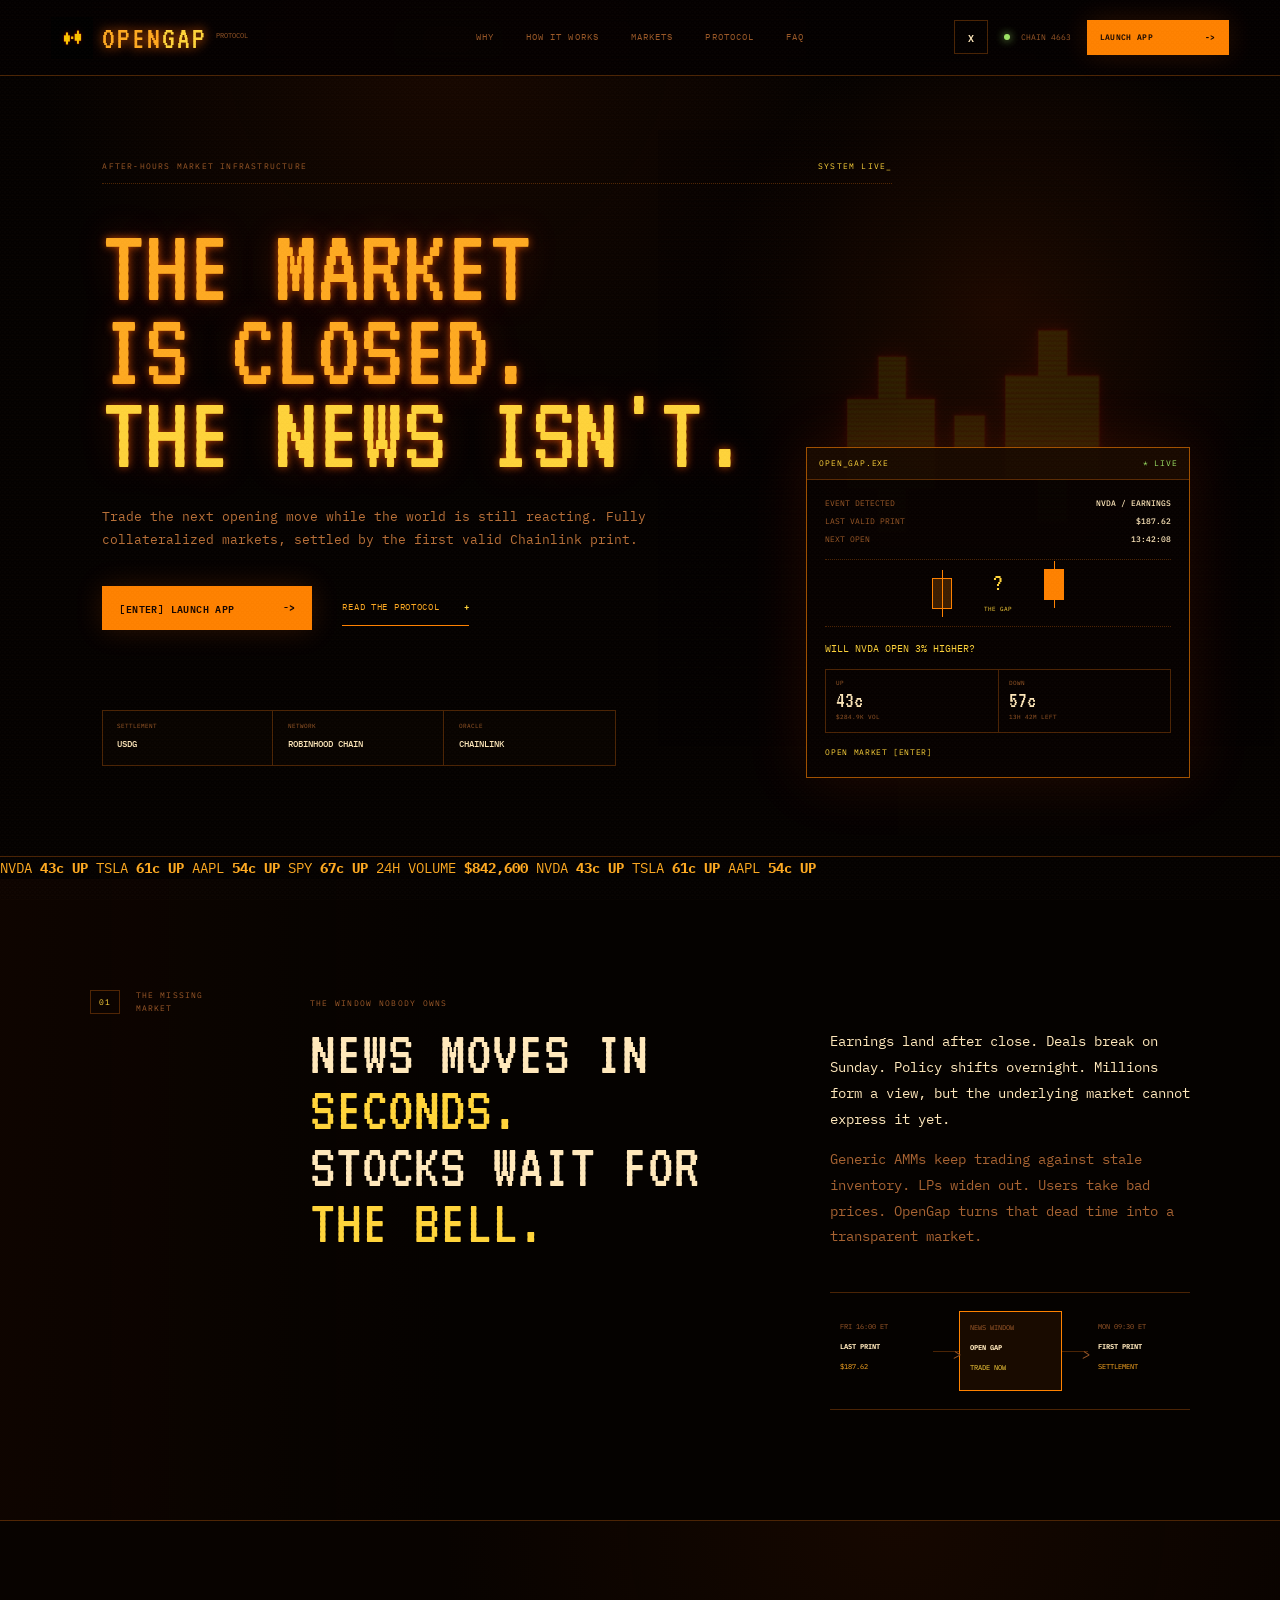
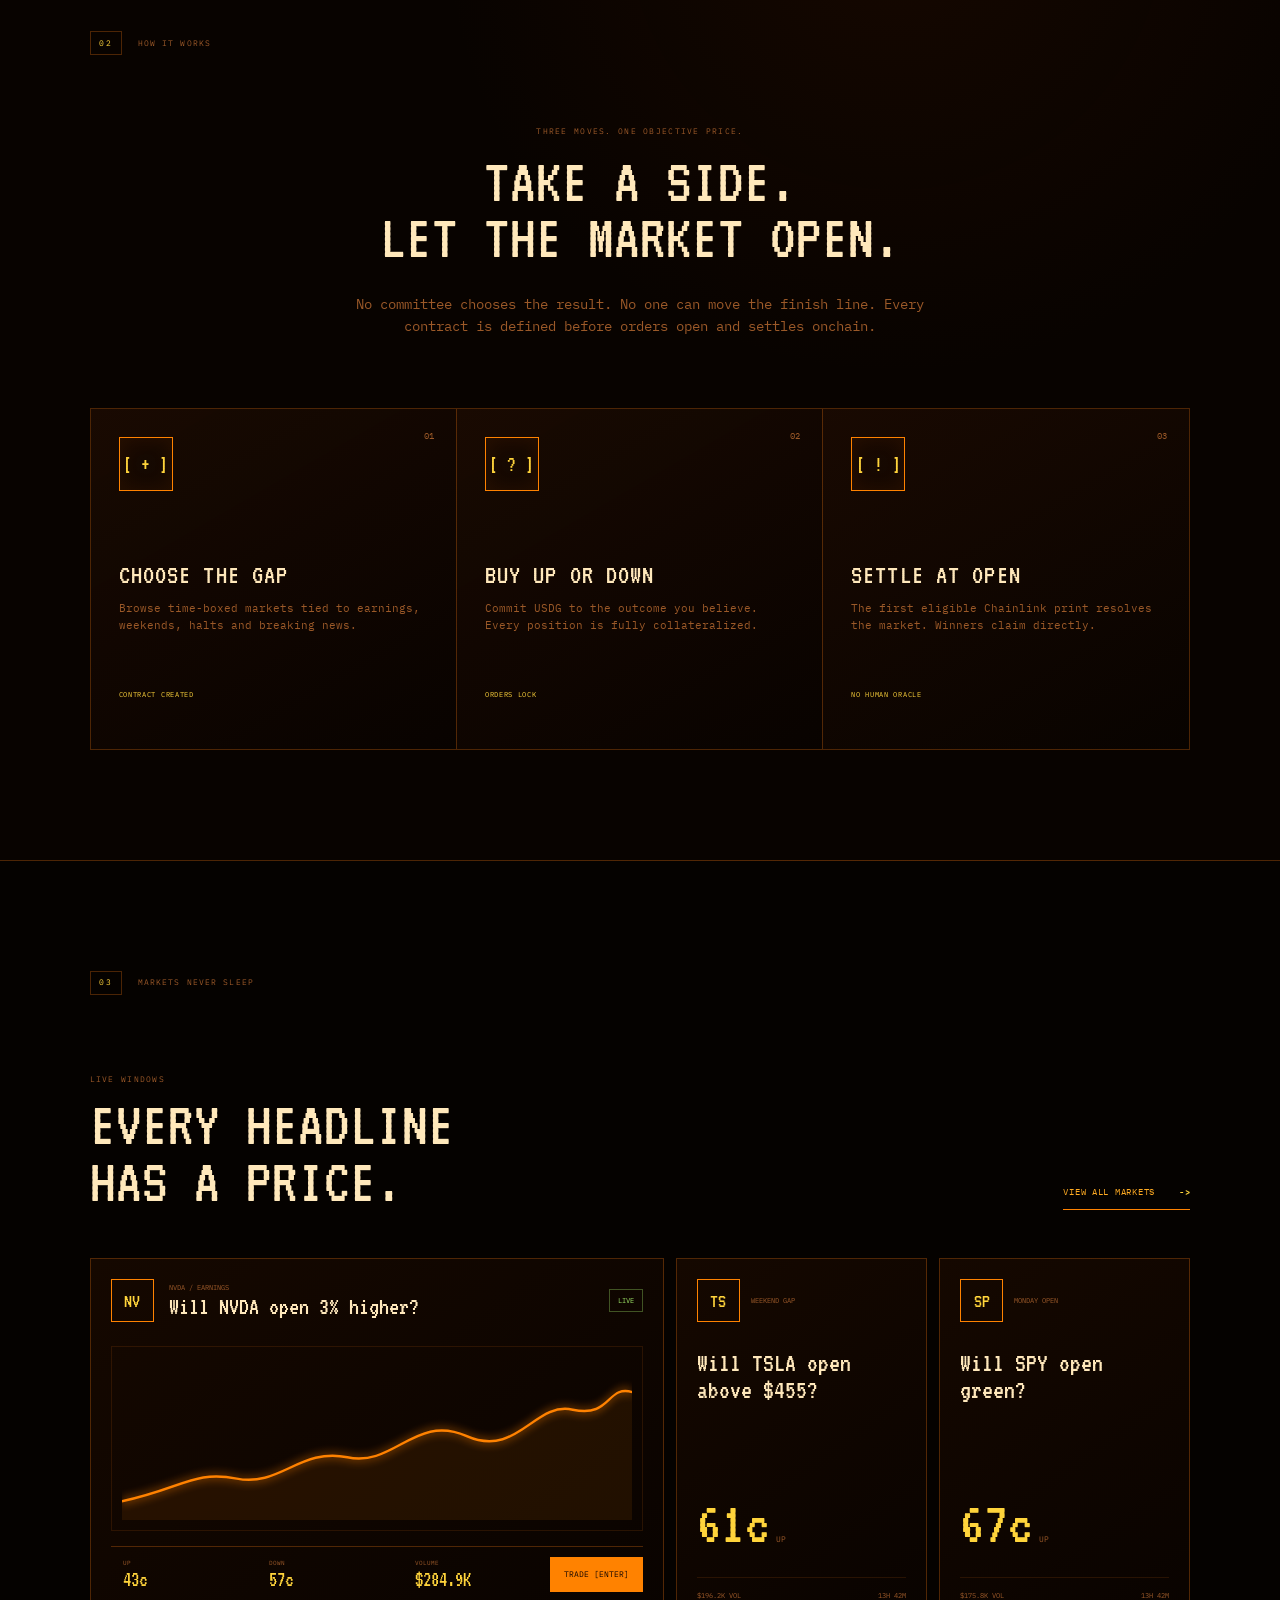
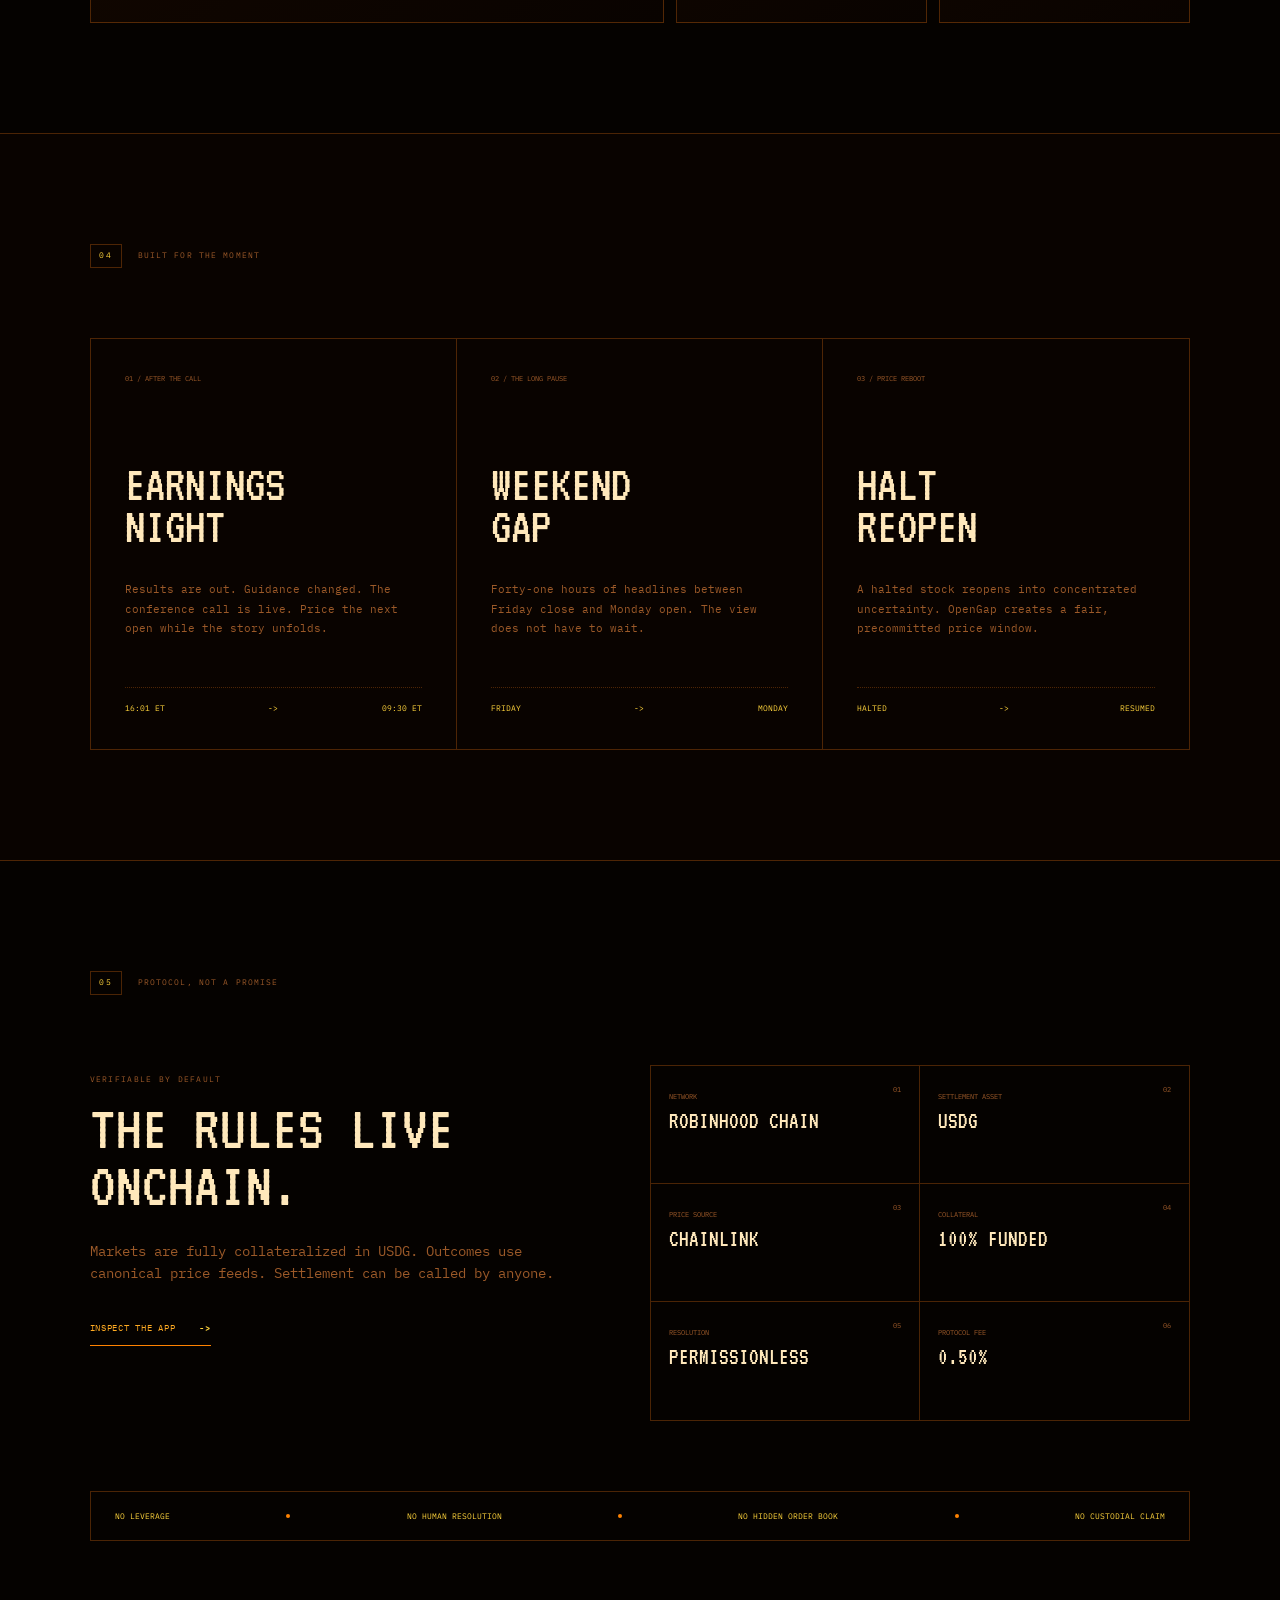
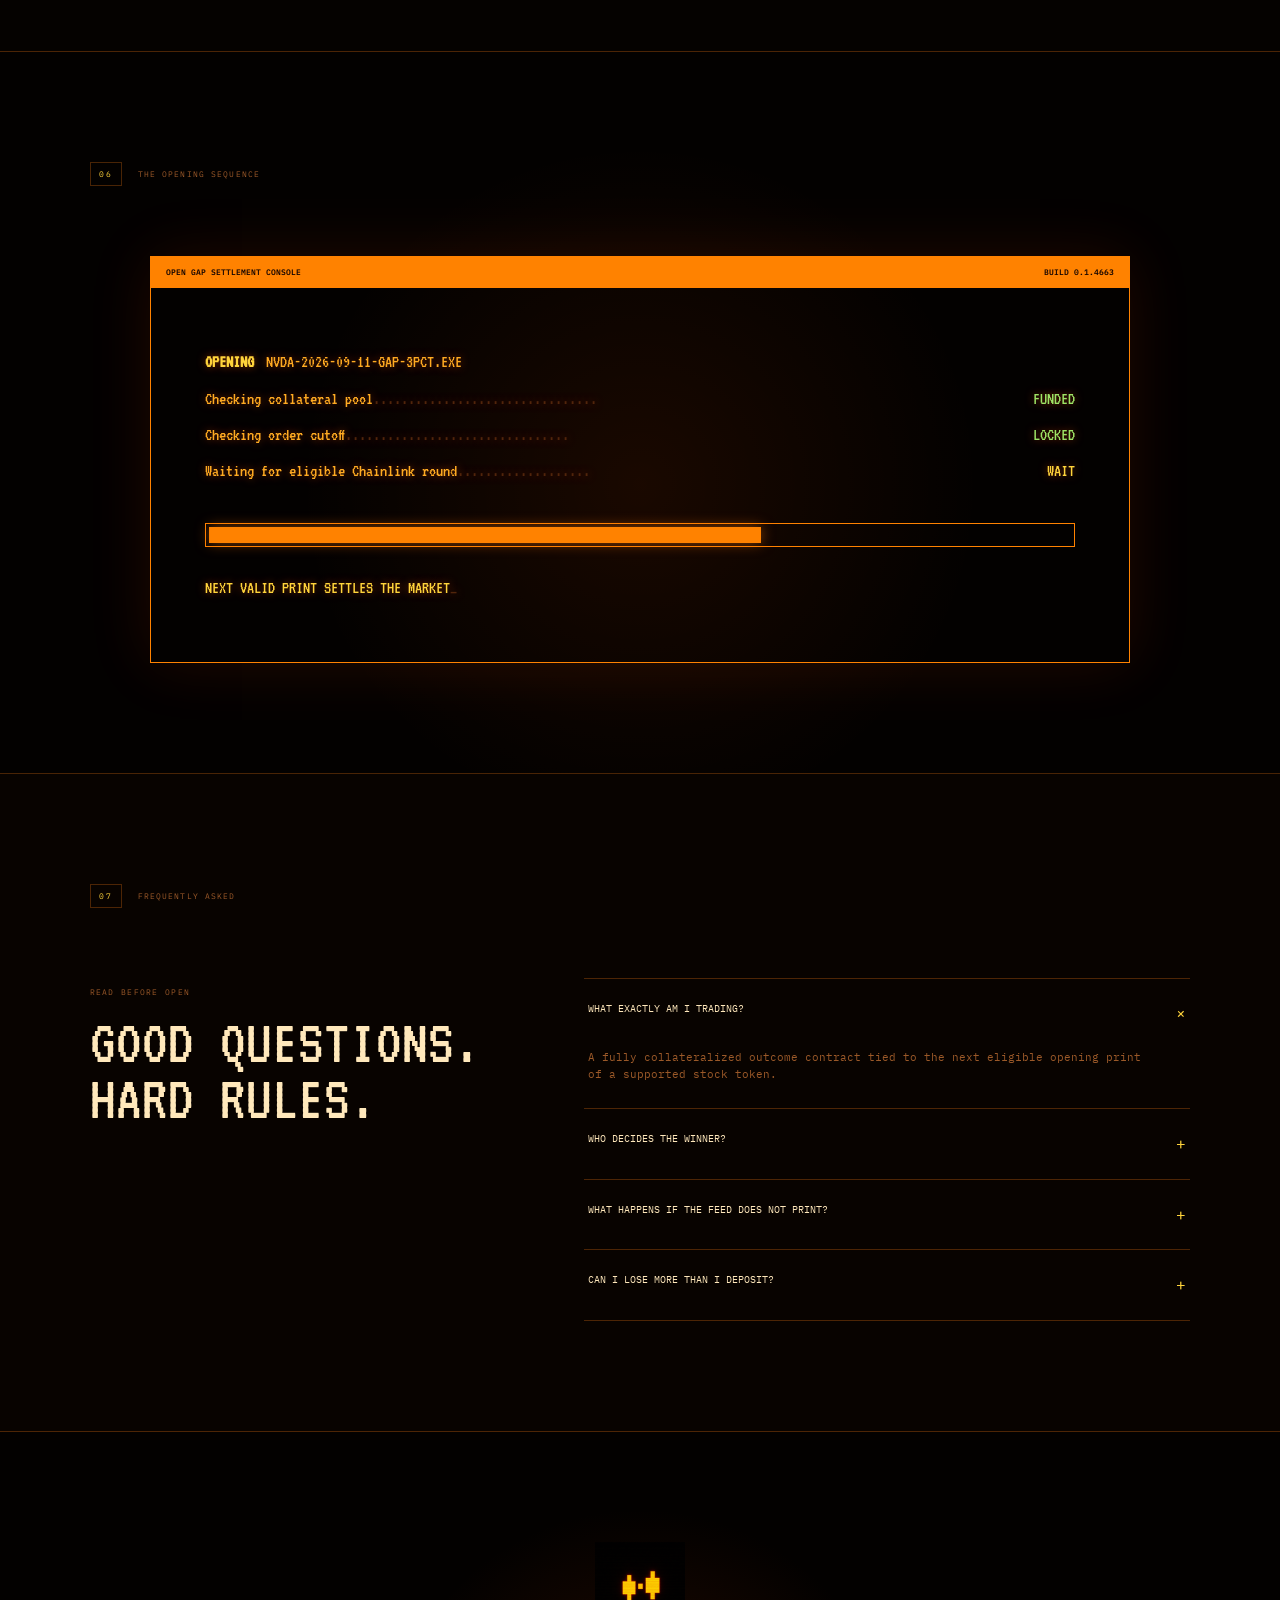
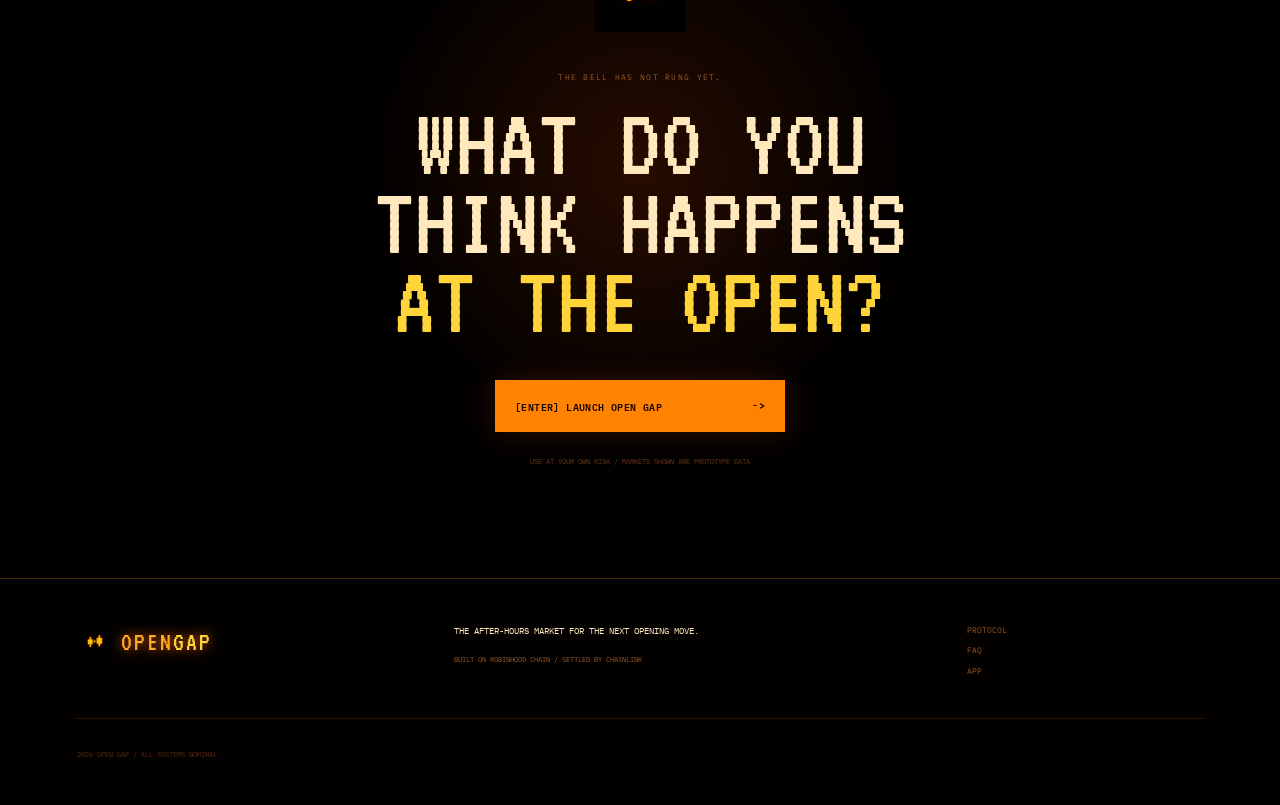
<file: index.html>
<!doctype html>
<html lang="en">
<head>
  <meta charset="utf-8">
  <meta name="viewport" content="width=device-width,initial-scale=1">
<link rel="icon" type="image/png" sizes="32x32" href="favicon-32.png">
<link rel="apple-touch-icon" sizes="180x180" href="apple-touch-icon.png">
  <meta name="theme-color" content="#070300">
  <meta name="description"
    content="OpenGap is the after-hours market for the next opening move.">
  <title>OPEN GAP | The market is closed. The news isn't.</title>
  <link rel="preconnect" href="https://fonts.googleapis.com">
  <link rel="preconnect" href="https://fonts.gstatic.com" crossorigin>
  <link
    href="https://fonts.googleapis.com/css2?family=IBM+Plex+Mono:wght@400;500;600&family=VT323&display=swap"
    rel="stylesheet">
  <link rel="stylesheet" href="landing.css">
</head>
<body>
  <div class="grain" aria-hidden="true"></div>
  <header class="site-header">
    <a class="logo" href="#top">
      <img src="OpenGap.png" alt="">
      <span>OPEN<b>GAP</b></span>
      <small>PROTOCOL</small>
    </a>
    <nav class="desktop-nav" aria-label="Primary navigation">
      <a href="#why">WHY</a>
      <a href="#how">HOW IT WORKS</a>
      <a href="#markets">MARKETS</a>
      <a href="#protocol">PROTOCOL</a>
      <a href="#faq">FAQ</a>
    </nav>
    <div class="header-actions">
      <a class="x-link" href="https://x.com/opengapdotfun" target="_blank" rel="noopener noreferrer" aria-label="OpenGap on X">X</a>
      <span class="chain"><i></i> CHAIN 4663</span>
      <a class="launch small" href="app.html">LAUNCH APP <b>-></b></a>
      <button class="menu" id="menu" aria-label="Open menu">[=]</button>
    </div>
  </header>

  <main id="top">
    <section class="hero">
      <div class="hero-copy">
        <div class="system-line">
          <span>AFTER-HOURS MARKET INFRASTRUCTURE</span>
          <span class="blink">SYSTEM LIVE_</span>
        </div>
        <h1>THE MARKET<br>IS CLOSED.<br><em>THE NEWS ISN'T.</em></h1>
        <p class="hero-lede">
          Trade the next opening move while the world is still reacting.
          Fully collateralized markets, settled by the first valid
          Chainlink print.
        </p>
        <div class="hero-actions">
          <a class="launch" href="app.html">[ENTER] LAUNCH APP <b>-></b></a>
          <a class="text-link" href="#how">READ THE PROTOCOL <b>+</b></a>
        </div>
        <div class="hero-proof">
          <div><small>SETTLEMENT</small><strong>USDG</strong></div>
          <div><small>NETWORK</small><strong>ROBINHOOD CHAIN</strong></div>
          <div><small>ORACLE</small><strong>CHAINLINK</strong></div>
        </div>
      </div>

      <div class="hero-terminal" aria-label="Live market preview">
        <div class="terminal-bar">
          <span>OPEN_GAP.EXE</span>
          <span class="terminal-status">* LIVE</span>
        </div>
        <div class="terminal-screen">
          <div class="boot-row">
            <span>EVENT DETECTED</span><b>NVDA / EARNINGS</b>
          </div>
          <div class="boot-row">
            <span>LAST VALID PRINT</span><b>$187.62</b>
          </div>
          <div class="boot-row">
            <span>NEXT OPEN</span><b id="hero-countdown">13:42:08</b>
          </div>
          <div class="gap-viz">
            <div class="candle close-candle"><i></i></div>
            <div class="gap-label"><span>?</span><small>THE GAP</small></div>
            <div class="candle open-candle"><i></i></div>
          </div>
          <p>WILL NVDA OPEN 3% HIGHER?</p>
          <div class="odds-preview">
            <div><small>UP</small><strong>43c</strong><span>$284.9K VOL</span></div>
            <div><small>DOWN</small><strong>57c</strong><span>13H 42M LEFT</span></div>
          </div>
          <a href="app.html">OPEN MARKET [ENTER]</a>
        </div>
      </div>
    </section>

    <div class="ticker" aria-hidden="true">
      <div>
        <span>NVDA <b>43c UP</b></span>
        <span>TSLA <b>61c UP</b></span>
        <span>AAPL <b>54c UP</b></span>
        <span>SPY <b>67c UP</b></span>
        <span>24H VOLUME <b>$842,600</b></span>
        <span>NVDA <b>43c UP</b></span>
        <span>TSLA <b>61c UP</b></span>
        <span>AAPL <b>54c UP</b></span>
      </div>
    </div>
    <section class="section problem" id="why">
      <div class="section-label">
        <span>01</span>
        <p>THE MISSING MARKET</p>
      </div>
      <div class="problem-copy reveal">
        <p class="overline">THE WINDOW NOBODY OWNS</p>
        <h2>NEWS MOVES IN<br><em>SECONDS.</em><br>STOCKS WAIT FOR<br><em>THE BELL.</em></h2>
      </div>
      <div class="problem-body reveal">
        <p>
          Earnings land after close. Deals break on Sunday.
          Policy shifts overnight. Millions form a view,
          but the underlying market cannot express it yet.
        </p>
        <p>
          Generic AMMs keep trading against stale inventory.
          LPs widen out. Users take bad prices.
          OpenGap turns that dead time into a transparent market.
        </p>
        <div class="window-diagram">
          <div><small>FRI 16:00 ET</small><b>LAST PRINT</b><span>$187.62</span></div>
          <i></i>
          <div class="active"><small>NEWS WINDOW</small><b>OPEN GAP</b><span>TRADE NOW</span></div>
          <i></i>
          <div><small>MON 09:30 ET</small><b>FIRST PRINT</b><span>SETTLEMENT</span></div>
        </div>
      </div>
    </section>

    <section class="section how" id="how">
      <div class="section-label">
        <span>02</span>
        <p>HOW IT WORKS</p>
      </div>
      <div class="section-intro reveal">
        <p class="overline">THREE MOVES. ONE OBJECTIVE PRICE.</p>
        <h2>TAKE A SIDE.<br>LET THE MARKET OPEN.</h2>
        <p>
          No committee chooses the result. No one can move the finish line.
          Every contract is defined before orders open and settles onchain.
        </p>
      </div>
      <div class="steps">
        <article class="reveal">
          <span class="step-number">01</span>
          <div class="step-icon">[ + ]</div>
          <h3>CHOOSE THE GAP</h3>
          <p>
            Browse time-boxed markets tied to earnings, weekends,
            halts and breaking news.
          </p>
          <small>CONTRACT CREATED</small>
        </article>
        <article class="reveal">
          <span class="step-number">02</span>
          <div class="step-icon">[ ? ]</div>
          <h3>BUY UP OR DOWN</h3>
          <p>
            Commit USDG to the outcome you believe.
            Every position is fully collateralized.
          </p>
          <small>ORDERS LOCK</small>
        </article>
        <article class="reveal">
          <span class="step-number">03</span>
          <div class="step-icon">[ ! ]</div>
          <h3>SETTLE AT OPEN</h3>
          <p>
            The first eligible Chainlink print resolves the market.
            Winners claim directly.
          </p>
          <small>NO HUMAN ORACLE</small>
        </article>
      </div>
    </section>

    <section class="section market-showcase" id="markets">
      <div class="section-label">
        <span>03</span>
        <p>MARKETS NEVER SLEEP</p>
      </div>
      <div class="market-heading reveal">
        <div>
          <p class="overline">LIVE WINDOWS</p>
          <h2>EVERY HEADLINE<br>HAS A PRICE.</h2>
        </div>
        <a class="text-link" href="app.html">VIEW ALL MARKETS <b>-></b></a>
      </div>
      <div class="market-grid">
        <article class="featured reveal">
          <div class="card-top">
            <span class="asset-chip">NV</span>
            <div><small>NVDA / EARNINGS</small><b>Will NVDA open 3% higher?</b></div>
            <span class="live-pill">LIVE</span>
          </div>
          <div class="mini-chart">
            <svg viewBox="0 0 600 130" preserveAspectRatio="none">
              <path class="fill"
                d="M0 115C70 105 85 90 135 97S210 72 265 80
                S345 45 405 63S485 35 530 42S570 22 600 28L600 130H0Z"/>
              <path class="stroke"
                d="M0 115C70 105 85 90 135 97S210 72 265 80
                S345 45 405 63S485 35 530 42S570 22 600 28"/>
            </svg>
          </div>
          <div class="market-bottom">
            <div><small>UP</small><strong>43c</strong></div>
            <div><small>DOWN</small><strong>57c</strong></div>
            <div><small>VOLUME</small><strong>$284.9K</strong></div>
            <a href="app.html">TRADE [ENTER]</a>
          </div>
        </article>
        <article class="market-card reveal">
          <div><span class="asset-chip">TS</span><small>WEEKEND GAP</small></div>
          <h3>Will TSLA open above $455?</h3>
          <div class="market-odds"><strong>61c</strong><span>UP</span></div>
          <footer><span>$196.2K VOL</span><span>13H 42M</span></footer>
        </article>
        <article class="market-card reveal">
          <div><span class="asset-chip">SP</span><small>MONDAY OPEN</small></div>
          <h3>Will SPY open green?</h3>
          <div class="market-odds"><strong>67c</strong><span>UP</span></div>
          <footer><span>$175.8K VOL</span><span>13H 42M</span></footer>
        </article>
      </div>
    </section>
    <section class="section moments">
      <div class="section-label">
        <span>04</span>
        <p>BUILT FOR THE MOMENT</p>
      </div>
      <div class="moment-grid">
        <article class="reveal">
          <small>01 / AFTER THE CALL</small>
          <h3>EARNINGS<br>NIGHT</h3>
          <p>
            Results are out. Guidance changed. The conference call is live.
            Price the next open while the story unfolds.
          </p>
          <div class="moment-time">16:01 ET <span>-></span> 09:30 ET</div>
        </article>
        <article class="reveal">
          <small>02 / THE LONG PAUSE</small>
          <h3>WEEKEND<br>GAP</h3>
          <p>
            Forty-one hours of headlines between Friday close
            and Monday open. The view does not have to wait.
          </p>
          <div class="moment-time">FRIDAY <span>-></span> MONDAY</div>
        </article>
        <article class="reveal">
          <small>03 / PRICE REBOOT</small>
          <h3>HALT<br>REOPEN</h3>
          <p>
            A halted stock reopens into concentrated uncertainty.
            OpenGap creates a fair, precommitted price window.
          </p>
          <div class="moment-time">HALTED <span>-></span> RESUMED</div>
        </article>
      </div>
    </section>

    <section class="section protocol" id="protocol">
      <div class="section-label">
        <span>05</span>
        <p>PROTOCOL, NOT A PROMISE</p>
      </div>
      <div class="protocol-grid">
        <div class="protocol-copy reveal">
          <p class="overline">VERIFIABLE BY DEFAULT</p>
          <h2>THE RULES LIVE<br>ONCHAIN.</h2>
          <p>
            Markets are fully collateralized in USDG.
            Outcomes use canonical price feeds.
            Settlement can be called by anyone.
          </p>
          <a class="text-link" href="app.html">INSPECT THE APP <b>-></b></a>
        </div>
        <div class="specs reveal">
          <div><span>01</span><p>NETWORK</p><strong>ROBINHOOD CHAIN</strong></div>
          <div><span>02</span><p>SETTLEMENT ASSET</p><strong>USDG</strong></div>
          <div><span>03</span><p>PRICE SOURCE</p><strong>CHAINLINK</strong></div>
          <div><span>04</span><p>COLLATERAL</p><strong>100% FUNDED</strong></div>
          <div><span>05</span><p>RESOLUTION</p><strong>PERMISSIONLESS</strong></div>
          <div><span>06</span><p>PROTOCOL FEE</p><strong>0.50%</strong></div>
        </div>
      </div>
      <div class="security-strip reveal">
        <span>NO LEVERAGE</span>
        <i></i><span>NO HUMAN RESOLUTION</span>
        <i></i><span>NO HIDDEN ORDER BOOK</span>
        <i></i><span>NO CUSTODIAL CLAIM</span>
      </div>
    </section>

    <section class="section terminal-story">
      <div class="section-label">
        <span>06</span>
        <p>THE OPENING SEQUENCE</p>
      </div>
      <div class="boot-window reveal">
        <div class="boot-head">
          <span>OPEN GAP SETTLEMENT CONSOLE</span>
          <span>BUILD 0.1.4663</span>
        </div>
        <div class="boot-body">
          <p><b>OPENING</b> NVDA-2026-09-11-GAP-3PCT.EXE</p>
          <p>Checking collateral pool
            <span>................................</span><em>FUNDED</em></p>
          <p>Checking order cutoff
            <span>................................</span><em>LOCKED</em></p>
          <p>Waiting for eligible Chainlink round
            <span>...................</span><em class="wait">WAIT</em></p>
          <div class="progress"><i></i></div>
          <p class="prompt">NEXT VALID PRINT SETTLES THE MARKET<span>_</span></p>
        </div>
      </div>
    </section>
    <section class="section faq" id="faq">
      <div class="section-label">
        <span>07</span>
        <p>FREQUENTLY ASKED</p>
      </div>
      <div class="faq-layout">
        <div class="reveal">
          <p class="overline">READ BEFORE OPEN</p>
          <h2>GOOD QUESTIONS.<br>HARD RULES.</h2>
        </div>
        <div class="questions">
          <details open class="reveal">
            <summary>WHAT EXACTLY AM I TRADING?<span>+</span></summary>
            <p>
              A fully collateralized outcome contract tied to the
              next eligible opening print of a supported stock token.
            </p>
          </details>
          <details class="reveal">
            <summary>WHO DECIDES THE WINNER?<span>+</span></summary>
            <p>
              The contract reads the predefined Chainlink price feed.
              No administrator manually chooses an outcome.
            </p>
          </details>
          <details class="reveal">
            <summary>WHAT HAPPENS IF THE FEED DOES NOT PRINT?<span>+</span></summary>
            <p>
              The market enters its timeout path and collateral
              becomes refundable under the market's published rules.
            </p>
          </details>
          <details class="reveal">
            <summary>CAN I LOSE MORE THAN I DEPOSIT?<span>+</span></summary>
            <p>
              No. Positions are fully funded. There is no margin
              and no debt attached to an outcome position.
            </p>
          </details>
        </div>
      </div>
    </section>

    <section class="final-cta">
      <img src="OpenGap.png" alt="" class="cta-mark">
      <p class="overline">THE BELL HAS NOT RUNG YET.</p>
      <h2>WHAT DO YOU<br>THINK HAPPENS<br><em>AT THE OPEN?</em></h2>
      <a class="launch large" href="app.html">[ENTER] LAUNCH OPEN GAP <b>-></b></a>
      <small>USE AT YOUR OWN RISK / MARKETS SHOWN ARE PROTOTYPE DATA</small>
    </section>
  </main>

  <footer class="site-footer">
    <a class="logo footer-logo" href="#top">
      <img src="OpenGap.png" alt="">
      <span>OPEN<b>GAP</b></span>
    </a>
    <div>
      <p>THE AFTER-HOURS MARKET FOR THE NEXT OPENING MOVE.</p>
      <span>BUILT ON ROBINHOOD CHAIN / SETTLED BY CHAINLINK</span>
    </div>
    <nav>
      <a href="#how">PROTOCOL</a>
      <a href="#faq">FAQ</a>
      <a href="app.html">APP</a>
    </nav>
    <span class="copyright">2026 OPEN GAP / ALL SYSTEMS NOMINAL</span>
  </footer>

  <div class="mobile-nav" id="mobile-nav">
    <button id="menu-close">[X] CLOSE</button>
    <a href="#why">WHY</a>
    <a href="#how">HOW IT WORKS</a>
    <a href="#markets">MARKETS</a>
    <a href="#protocol">PROTOCOL</a>
    <a href="#faq">FAQ</a>
    <a class="launch" href="app.html">LAUNCH APP -></a>
  </div>
  <script src="landing.js"></script>
</body>
</html>
</file>
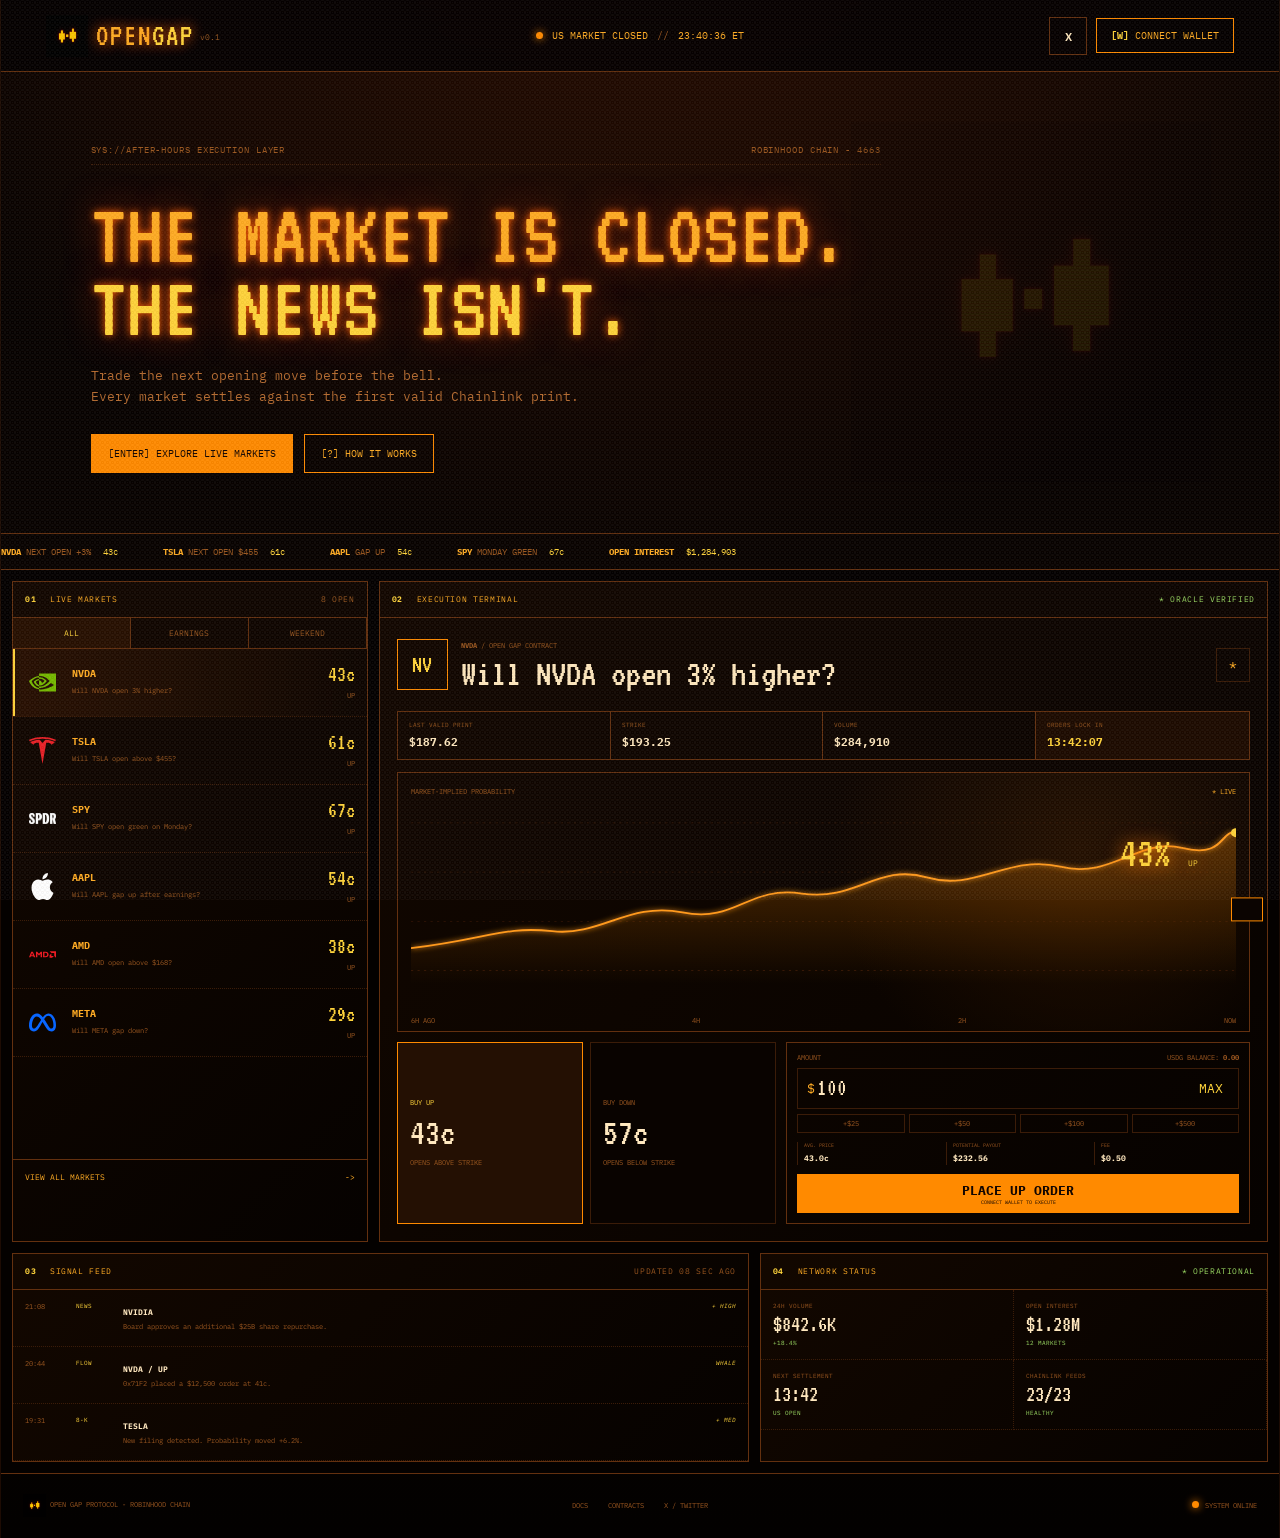
<file: app.html>
<!doctype html>
<html lang="en">
<head>
<meta charset="utf-8">
<meta name="viewport" content="width=device-width,initial-scale=1">
<link rel="icon" type="image/png" sizes="32x32" href="favicon-32.png">
<link rel="apple-touch-icon" sizes="180x180" href="apple-touch-icon.png">
<meta name="theme-color" content="#080300">
<title>OPEN GAP | Markets</title>
<link rel="preconnect" href="https://fonts.googleapis.com">
<link rel="preconnect" href="https://fonts.gstatic.com" crossorigin>
<link href="https://fonts.googleapis.com/css2?family=IBM+Plex+Mono:wght@400;500;600&family=VT323&display=swap" rel="stylesheet">
<link href="https://fonts.googleapis.com/css2?family=IBM+Plex+Mono:wght@400;500;600&family=VT323&display=swap" rel="stylesheet">
<link rel="stylesheet" href="styles.css">
</head>
<body>
<div class="shell">
<header>
<a class="brand" href="index.html">
<img src="OpenGap.png" alt="">
<span>OPEN<b>GAP</b></span><small>v0.1</small>
</a>
<div class="clock">
<i></i><b>US MARKET CLOSED</b><em>//</em>
<time id="clock">--:--:-- ET</time>
</div>
<div class="header-actions"><a class="x-link" href="https://x.com/opengapdotfun" target="_blank" rel="noopener noreferrer" aria-label="OpenGap on X">X</a><button id="wallet" class="wallet"><b>[W]</b> CONNECT WALLET</button></div>
</header>
<main>
<section class="hero">
<div class="kicker">
<span>SYS://AFTER-HOURS EXECUTION LAYER</span>
<span>ROBINHOOD CHAIN - 4663</span></div>
<h1>THE MARKET IS CLOSED.<br><em>THE NEWS ISN'T.</em></h1>
<p>Trade the next opening move before the bell.</p>
<p>Every market settles against the first valid Chainlink print.</p>
<div class="actions">
<a href="#markets">[ENTER] EXPLORE LIVE MARKETS</a>
<button id="how">[?] HOW IT WORKS</button>
</div>
</section>
<div class="tape"><div>
<span><b>NVDA</b> NEXT OPEN +3% <i>43c</i></span>
<span><b>TSLA</b> NEXT OPEN $455 <i>61c</i></span>
<span><b>AAPL</b> GAP UP <i>54c</i></span>
<span><b>SPY</b> MONDAY GREEN <i>67c</i></span>
<span><b>OPEN INTEREST</b> <i>$1,284,903</i></span>
</div></div>
<section class="terminal" id="markets">
<aside class="panel">
<div class="panel-head">
<span><b>01</b> LIVE MARKETS</span><i>8 OPEN</i>
</div>
<div class="tabs">
<button class="active" data-filter="all">ALL</button>
<button data-filter="earnings">EARNINGS</button>
<button data-filter="weekend">WEEKEND</button>
</div>
<div id="market-list"></div>
<button class="view-all">VIEW ALL MARKETS <span>-></span></button>
</aside>
<section class="panel">
<div class="panel-head">
<span><b>02</b> EXECUTION TERMINAL</span>
<i class="good">* ORACLE VERIFIED</i>
</div>
<div class="trade-body">
<div class="market-title">
<div class="asset" id="asset">NV</div>
<div>
<small><b id="symbol">NVDA</b> / OPEN GAP CONTRACT</small>
<h2 id="question">Will NVDA open 3% higher?</h2>
</div>
<button id="star">*</button>
</div>
<div class="metrics">
<div><small>LAST VALID PRINT</small><b id="last">$187.62</b></div>
<div><small>STRIKE</small><b id="strike">$193.25</b></div>
<div><small>VOLUME</small><b id="volume">$284,910</b></div>
<div><small>ORDERS LOCK IN</small><b id="countdown">13:42:08</b></div>
</div>
<div class="chart">
<div><span>MARKET-IMPLIED PROBABILITY</span><i>* LIVE</i></div>
<svg viewBox="0 0 760 210" preserveAspectRatio="none">
<defs>
<linearGradient id="fill" x1="0" y1="0" x2="0" y2="1">
<stop offset="0" stop-color="#ff8a00" stop-opacity=".3"/>
<stop offset="1" stop-color="#ff8a00" stop-opacity="0"/>
</linearGradient>
<filter id="glow">
<feGaussianBlur stdDeviation="3" result="b"/>
<feMerge><feMergeNode in="b"/><feMergeNode in="SourceGraphic"/></feMerge>
</filter>
</defs>
<g class="grid">
<line x1="0" y1="30" x2="760" y2="30"/>
<line x1="0" y1="85" x2="760" y2="85"/>
<line x1="0" y1="140" x2="760" y2="140"/>
<line x1="0" y1="195" x2="760" y2="195"/>
</g>
<path class="area" d="M0 170C70 160 85 145 130 151
S200 118 250 130S310 100 360 109S430 75 475 91
S550 65 598 79S670 46 710 58S745 37 760 41L760 210L0 210Z"/>
<path class="line" d="M0 170C70 160 85 145 130 151
S200 118 250 130S310 100 360 109S430 75 475 91
S550 65 598 79S670 46 710 58S745 37 760 41"/>
<circle cx="760" cy="41" r="5"/>
</svg>
<div class="axis">
<span>6H AGO</span><span>4H</span><span>2H</span><span>NOW</span>
</div>
<strong id="prob">43% <small>UP</small></strong>
</div>
<div class="order-zone">
<div class="sides">
<button class="side active" data-side="UP">
<span>BUY UP</span><b id="up">43c</b><small>OPENS ABOVE STRIKE</small>
</button>
<button class="side" data-side="DOWN">
<span>BUY DOWN</span><b id="down">57c</b><small>OPENS BELOW STRIKE</small>
</button>
</div>
<div class="ticket">
<label>AMOUNT <span>USDG BALANCE: <b id="balance">0.00</b></span></label>
<div class="amount">
<span>$</span><input id="amount" value="100"><button id="max">MAX</button>
</div>
<div class="quick">
<button data-n="25">+$25</button>
<button data-n="50">+$50</button>
<button data-n="100">+$100</button>
<button data-n="500">+$500</button>
</div>
<div class="summary">
<div><small>AVG. PRICE</small><b id="avg">43.0c</b></div>
<div><small>POTENTIAL PAYOUT</small><b id="payout">$232.56</b></div>
<div><small>FEE</small><b id="fee">$0.50</b></div>
</div>
<button class="order" id="order">
<b>PLACE UP ORDER</b><small>CONNECT WALLET TO EXECUTE</small>
</button>
</div>
</div>
</div>
</section>
</section>
<section class="lower">
<div class="panel">
<div class="panel-head">
<span><b>03</b> SIGNAL FEED</span><i>UPDATED 08 SEC AGO</i>
</div>
<div class="events">
<article>
<time>21:08</time><i>NEWS</i>
<div><b>NVIDIA</b><p>Board approves an additional $25B share repurchase.</p></div>
<em>+ HIGH</em>
</article>
<article>
<time>20:44</time><i>FLOW</i>
<div><b>NVDA / UP</b><p>0x71F2 placed a $12,500 order at 41c.</p></div>
<em>WHALE</em>
</article>
<article>
<time>19:31</time><i>8-K</i>
<div><b>TESLA</b><p>New filing detected. Probability moved +6.2%.</p></div>
<em>+ MED</em>
</article>
</div>
</div>
<div class="panel">
<div class="panel-head">
<span><b>04</b> NETWORK STATUS</span><i class="good">* OPERATIONAL</i>
</div>
<div class="network">
<div><span>24H VOLUME</span><b>$842.6K</b><small>+18.4%</small></div>
<div><span>OPEN INTEREST</span><b>$1.28M</b><small>12 MARKETS</small></div>
<div><span>NEXT SETTLEMENT</span><b>13:42</b><small>US OPEN</small></div>
<div><span>CHAINLINK FEEDS</span><b>23/23</b><small>HEALTHY</small></div>
</div>
</div>
</section>
</main>
<footer>
<div><img src="OpenGap.png" alt=""> OPEN GAP PROTOCOL - ROBINHOOD CHAIN</div>
<nav>
<a href="#">DOCS</a><a href="#">CONTRACTS</a><a href="#">X / TWITTER</a>
</nav>
<span><i></i> SYSTEM ONLINE</span>
</footer>
</div>
<dialog id="guide">
<button>x</button>
<small>PROTOCOL://QUICKSTART</small>
<h2>Trade the next print.</h2>
<ol>
<li>
<span>01</span>
<div><b>CHOOSE A MARKET</b><p>Pick before orders lock.</p></div>
</li>
<li>
<span>02</span>
<div><b>TAKE A SIDE</b><p>Buy UP or DOWN with USDG.</p></div>
</li>
<li>
<span>03</span>
<div><b>SETTLE ONCHAIN</b><p>Chainlink determines the winner.</p></div>
</li>
</ol>
</dialog>
<div class="toast" id="toast"></div>
<script src="app.js"></script>
</body>
</html>
</file>
<file: landing.css>
:root {
  --black:#050200;
  --deep:#0c0400;
  --panel:#120700;
  --amber:#ff8200;
  --hot:#ffab22;
  --yellow:#ffd43b;
  --cream:#ffe8bb;
  --muted:#9b5928;
  --line:rgba(255,126,18,.28);
  --faint:rgba(255,126,18,.12);
  --green:#9de465;
  --display:"VT323",monospace;
  --mono:"IBM Plex Mono",monospace;
}
* { box-sizing:border-box; }
html { scroll-behavior:smooth; }
body {
  margin:0;
  min-width:320px;
  color:var(--hot);
  background:var(--black);
  font:14px/1.6 var(--mono);
}
a { color:inherit; text-decoration:none; }
button { font:inherit; color:inherit; cursor:pointer; }
.grain {
  position:fixed;
  inset:0;
  pointer-events:none;
  z-index:100;
  opacity:.13;
  background:
    repeating-linear-gradient(
      to bottom,
      transparent 0,
      transparent 3px,
      rgba(255,130,0,.13) 4px
    );
}
.grain:after {
  content:"";
  position:absolute;
  inset:0;
  opacity:.11;
  background-image:
    repeating-radial-gradient(#fff 0,#000 1px,transparent 2px);
  background-size:5px 5px;
}
.site-header {
  height:76px;
  padding:0 clamp(20px,4vw,60px);
  display:grid;
  grid-template-columns:1fr auto 1fr;
  align-items:center;
  border-bottom:1px solid var(--line);
  background:rgba(5,2,0,.88);
  backdrop-filter:blur(12px);
  position:fixed;
  z-index:50;
  top:0;
  left:0;
  right:0;
}
.logo {
  width:max-content;
  display:flex;
  align-items:center;
  gap:9px;
}
.logo img {
  width:42px;
  height:42px;
  object-fit:cover;
}
.logo>span {
  font:32px/1 var(--display);
  letter-spacing:2px;
  text-shadow:0 0 12px #ff6700;
}
.logo>span b {
  color:var(--yellow);
  font-weight:400;
}
.logo small {
  color:var(--muted);
  font-size:7px;
  align-self:flex-start;
  margin-top:13px;
}
.desktop-nav {
  display:flex;
  align-items:center;
  gap:32px;
}
.desktop-nav a {
  color:var(--muted);
  font-size:9px;
  letter-spacing:.12em;
}
.desktop-nav a:hover { color:var(--yellow); }
.header-actions {
  justify-self:end;
  display:flex;
  align-items:center;
  gap:16px;
}
.chain {
  color:var(--muted);
  font-size:8px;
}
.chain i {
  display:inline-block;
  width:6px;
  height:6px;
  border-radius:50%;
  margin-right:6px;
  background:var(--green);
  box-shadow:0 0 8px var(--green);
  animation:pulse 1.8s infinite;
}
.x-link {
  width:34px;
  height:34px;
  display:grid;
  place-items:center;
  border:1px solid var(--line);
  color:var(--cream);
  font-size:10px;
  font-weight:600;
}
.x-link:hover {
  border-color:var(--amber);
  color:#150600;
  background:var(--amber);
}
.launch {
  display:inline-flex;
  justify-content:space-between;
  align-items:center;
  gap:26px;
  min-width:210px;
  padding:13px 16px;
  color:#150600;
  background:var(--amber);
  border:1px solid var(--amber);
  font-size:10px;
  font-weight:600;
  letter-spacing:.04em;
  box-shadow:0 0 28px rgba(255,105,0,.16);
}
.launch:hover {
  background:var(--yellow);
  border-color:var(--yellow);
  box-shadow:0 0 35px rgba(255,160,0,.28);
}
.launch.small {
  min-width:142px;
  padding:10px 12px;
  font-size:8px;
}
.menu {
  display:none;
  border:1px solid var(--amber);
  background:transparent;
  width:38px;
  height:36px;
}
.hero {
  min-height:790px;
  padding:
    clamp(160px,17vh,205px)
    clamp(24px,8vw,125px)
    90px;
  position:relative;
  overflow:hidden;
  border-bottom:1px solid var(--line);
  background:
    radial-gradient(circle at 78% 36%,rgba(142,46,0,.2),transparent 25%),
    radial-gradient(circle at 35% 5%,rgba(95,29,0,.22),transparent 35%);
}
.hero:after {
  content:"";
  position:absolute;
  right:3%;
  top:19%;
  width:min(43vw,570px);
  aspect-ratio:1;
  background:url("OpenGap.png") center/contain no-repeat;
  opacity:.11;
  filter:saturate(1.4);
  transform:scale(1.12);
}
.hero-copy {
  position:relative;
  z-index:2;
  max-width:1040px;
}
.system-line {
  max-width:790px;
  padding-bottom:10px;
  display:flex;
  justify-content:space-between;
  border-bottom:1px dotted var(--line);
  color:var(--muted);
  font-size:8px;
  letter-spacing:.15em;
}
.blink {
  color:var(--yellow);
  animation:blink 1.1s steps(1) infinite;
}
.hero h1 {
  margin:42px 0 28px;
  color:var(--hot);
  font:clamp(70px,8.5vw,138px)/.77 var(--display);
  font-weight:400;
  letter-spacing:-.01em;
  text-shadow:
    0 0 9px rgba(255,90,0,.72),
    0 0 36px rgba(255,76,0,.22);
}
.hero h1 em {
  color:var(--yellow);
  font-style:normal;
}
.hero-lede {
  max-width:660px;
  margin:0;
  color:#ba7139;
  font-size:13px;
  line-height:1.8;
}
.hero-actions {
  display:flex;
  align-items:center;
  gap:30px;
  margin-top:34px;
}
.text-link {
  color:var(--hot);
  font-size:9px;
  letter-spacing:.08em;
  border-bottom:1px solid var(--line);
  padding-bottom:4px;
}
.text-link b { color:var(--yellow); }
.text-link:hover { color:var(--yellow); }
.hero-proof {
  margin-top:80px;
  display:flex;
  gap:1px;
  width:max-content;
  border:1px solid var(--line);
}
.hero-proof div {
  min-width:170px;
  padding:11px 14px;
  border-right:1px solid var(--line);
  background:rgba(11,4,0,.75);
}
.hero-proof div:last-child { border:0; }
.hero-proof small {
  display:block;
  color:var(--muted);
  font-size:6px;
}
.hero-proof strong {
  color:var(--cream);
  font-size:9px;
  font-weight:500;
}
.hero-terminal {
  position:absolute;
  z-index:3;
  right:clamp(24px,7vw,105px);
  bottom:78px;
  width:min(30vw,430px);
  border:1px solid rgba(255,130,0,.62);
  background:rgba(8,3,0,.94);
  box-shadow:0 0 60px rgba(255,72,0,.12);
}
.terminal-bar {
  display:flex;
  justify-content:space-between;
  padding:9px 12px;
  border-bottom:1px solid var(--line);
  color:var(--yellow);
  background:rgba(255,120,0,.07);
  font-size:8px;
  letter-spacing:.1em;
}
.terminal-status { color:var(--green); }
.terminal-screen { padding:17px 18px 18px; }
.boot-row {
  display:grid;
  grid-template-columns:1fr auto;
  gap:15px;
  margin-bottom:5px;
  color:var(--muted);
  font-size:8px;
}
.boot-row b { color:var(--cream); font-weight:500; }
.gap-viz {
  height:68px;
  margin:14px 0;
  display:flex;
  align-items:center;
  justify-content:center;
  gap:32px;
  border-top:1px dotted var(--line);
  border-bottom:1px dotted var(--line);
}
.candle {
  width:20px;
  height:31px;
  position:relative;
  border:1px solid var(--amber);
  background:rgba(255,130,0,.22);
}
.candle i {
  position:absolute;
  width:1px;
  height:47px;
  left:9px;
  top:-9px;
  background:var(--amber);
}
.open-candle { transform:translateY(-9px); background:var(--amber); }
.gap-label { text-align:center; color:var(--yellow); }
.gap-label span { display:block; font:25px/1 var(--display); }
.gap-label small { font-size:6px; }
.terminal-screen>p {
  margin:0 0 12px;
  color:var(--yellow);
  font-size:10px;
}
.odds-preview {
  display:grid;
  grid-template-columns:1fr 1fr;
  margin-bottom:13px;
  border:1px solid var(--line);
}
.odds-preview div { padding:9px 10px; }
.odds-preview div+div { border-left:1px solid var(--line); }
.odds-preview small,.odds-preview span { display:block; color:var(--muted); font-size:6px; }
.odds-preview strong { color:var(--cream); font:22px var(--display); font-weight:400; }
.terminal-screen>a {
  display:block;
  color:var(--yellow);
  font-size:8px;
  letter-spacing:.08em;
}
.terminal-screen>a:hover { color:var(--cream); }
.tape {
  height:40px;
  overflow:hidden;
  display:flex;
  align-items:center;
  border-bottom:1px solid var(--line);
  background:#0a0300;
}
.tape>div {
  display:flex;
  gap:52px;
  width:max-content;
  white-space:nowrap;
  animation:ticker 32s linear infinite;
  font-size:8px;
  letter-spacing:.06em;
}
.tape span { color:var(--muted); }
.tape b,.tape i { color:var(--yellow); font-style:normal; }
.section {
  padding:110px clamp(24px,7vw,105px);
  border-bottom:1px solid var(--line);
}
.section-label {
  margin-bottom:70px;
  display:flex;
  align-items:center;
  gap:16px;
  color:var(--muted);
  font-size:8px;
  letter-spacing:.14em;
}
.section-label span {
  width:32px;
  height:24px;
  display:grid;
  place-items:center;
  border:1px solid var(--line);
  color:var(--yellow);
}
.section-label p { margin:0; }
.overline {
  color:var(--muted);
  font-size:8px;
  letter-spacing:.16em;
}
.problem {
  display:grid;
  grid-template-columns:150px 1.25fr 1fr;
  gap:70px;
  background:
    linear-gradient(90deg,rgba(29,9,0,.4),transparent 35%),
    var(--black);
}
.problem .section-label {
  align-self:start;
  margin:0;
}
.problem-copy h2,
.section-intro h2,
.market-heading h2,
.protocol-copy h2,
.faq h2 {
  margin:16px 0 0;
  color:var(--cream);
  font:clamp(48px,5vw,76px)/.88 var(--display);
  font-weight:400;
}
.problem-copy h2 em {
  color:var(--yellow);
  font-style:normal;
}
.problem-body {
  color:#a76332;
  line-height:1.85;
}
.problem-body>p:first-child {
  color:var(--cream);
  margin-top:40px;
}
.window-diagram {
  margin-top:42px;
  padding:18px 0;
  display:grid;
  grid-template-columns:1fr 26px 1fr 26px 1fr;
  align-items:center;
  border-top:1px solid var(--line);
  border-bottom:1px solid var(--line);
}
.window-diagram div {
  min-height:80px;
  padding:10px;
}
.window-diagram small,
.window-diagram b,
.window-diagram span {
  display:block;
  font-size:7px;
}
.window-diagram small { color:var(--muted); }
.window-diagram b { margin:7px 0; color:var(--cream); }
.window-diagram span { color:var(--hot); }
.window-diagram i {
  height:1px;
  background:var(--line);
  position:relative;
}
.window-diagram i:after {
  content:">";
  position:absolute;
  right:-2px;
  top:-9px;
  color:var(--muted);
}
.window-diagram .active {
  background:rgba(255,117,0,.08);
  border:1px solid var(--amber);
}
.window-diagram .active span { color:var(--yellow); }
.how {
  background:
    radial-gradient(circle at 70% 0,rgba(100,30,0,.15),transparent 35%),
    #080300;
}
.section-intro {
  max-width:760px;
  margin:0 auto 70px;
  text-align:center;
}
.section-intro>p:last-child {
  max-width:570px;
  margin:26px auto 0;
  color:var(--muted);
}
.steps {
  display:grid;
  grid-template-columns:repeat(3,1fr);
  max-width:1180px;
  margin:auto;
  border:1px solid var(--line);
}
.steps article {
  min-height:340px;
  padding:28px;
  position:relative;
  border-right:1px solid var(--line);
  background:linear-gradient(150deg,rgba(29,11,2,.8),rgba(8,3,0,.9));
}
.steps article:last-child { border:0; }
.step-number {
  position:absolute;
  top:20px;
  right:22px;
  color:var(--muted);
  font-size:9px;
}
.step-icon {
  width:54px;
  height:54px;
  display:grid;
  place-items:center;
  margin-bottom:70px;
  border:1px solid var(--amber);
  color:var(--yellow);
  font:22px var(--display);
  box-shadow:inset 0 0 20px rgba(255,110,0,.08);
}
.steps h3 {
  margin:0;
  color:var(--cream);
  font:28px var(--display);
  font-weight:400;
  letter-spacing:.04em;
}
.steps p {
  min-height:70px;
  color:var(--muted);
  font-size:11px;
}
.steps small {
  color:var(--yellow);
  font-size:7px;
  letter-spacing:.1em;
}
.market-showcase { background:#050200; }
.market-heading {
  margin-bottom:48px;
  display:flex;
  justify-content:space-between;
  align-items:end;
}
.market-heading h2 { margin-top:12px; }
.market-grid {
  display:grid;
  grid-template-columns:1.6fr .7fr .7fr;
  gap:12px;
}
.featured,
.market-card {
  border:1px solid var(--line);
  background:linear-gradient(145deg,#150800,#090300);
}
.featured { padding:20px; }
.card-top {
  display:grid;
  grid-template-columns:45px 1fr auto;
  align-items:center;
  gap:13px;
}
.asset-chip {
  width:43px;
  height:43px;
  display:grid;
  place-items:center;
  border:1px solid var(--amber);
  color:var(--yellow);
  font:20px var(--display);
}
.card-top small,
.card-top b {
  display:block;
}
.card-top small {
  color:var(--muted);
  font-size:7px;
}
.card-top b {
  color:var(--cream);
  font:25px var(--display);
  font-weight:400;
}
.live-pill {
  padding:5px 8px;
  color:var(--green);
  border:1px solid rgba(157,228,101,.35);
  font-size:7px;
}
.mini-chart {
  height:185px;
  margin:24px 0 15px;
  padding:10px;
  border:1px solid var(--faint);
}
.mini-chart svg {
  width:100%;
  height:100%;
}
.mini-chart .fill { fill:rgba(255,128,0,.09); }
.mini-chart .stroke {
  fill:none;
  stroke:var(--amber);
  stroke-width:2;
  filter:drop-shadow(0 0 4px var(--amber));
}
.market-bottom {
  display:grid;
  grid-template-columns:1fr 1fr 1fr auto;
  border-top:1px solid var(--line);
}
.market-bottom div { padding:12px; }
.market-bottom small,
.market-bottom strong {
  display:block;
}
.market-bottom small {
  color:var(--muted);
  font-size:6px;
}
.market-bottom strong {
  color:var(--yellow);
  font:21px var(--display);
}
.market-bottom a {
  align-self:center;
  padding:11px 14px;
  color:#120500;
  background:var(--amber);
  font-size:8px;
}
.market-card {
  padding:20px;
  display:flex;
  flex-direction:column;
}
.market-card>div:first-child {
  display:flex;
  align-items:center;
  gap:11px;
}
.market-card>div small {
  color:var(--muted);
  font-size:7px;
}
.market-card h3 {
  min-height:95px;
  color:var(--cream);
  font:27px/1 var(--display);
  font-weight:400;
}
.market-odds {
  margin:auto 0;
  display:flex;
  align-items:baseline;
  gap:7px;
}
.market-odds strong {
  color:var(--yellow);
  font:60px var(--display);
}
.market-odds span {
  color:var(--muted);
  font-size:8px;
}
.market-card footer {
  display:flex;
  justify-content:space-between;
  padding-top:12px;
  border-top:1px solid var(--faint);
  color:var(--muted);
  font-size:7px;
}
.moments { background:#090300; }
.moment-grid {
  display:grid;
  grid-template-columns:repeat(3,1fr);
  border:1px solid var(--line);
}
.moment-grid article {
  min-height:410px;
  padding:34px;
  border-right:1px solid var(--line);
  display:flex;
  flex-direction:column;
}
.moment-grid article:last-child { border:0; }
.moment-grid article>small {
  color:var(--muted);
  font-size:7px;
}
.moment-grid h3 {
  color:var(--cream);
  font:clamp(44px,4vw,66px)/.83 var(--display);
  font-weight:400;
  margin:80px 0 20px;
}
.moment-grid p {
  color:var(--muted);
  font-size:11px;
  line-height:1.8;
}
.moment-time {
  margin-top:auto;
  padding-top:14px;
  display:flex;
  justify-content:space-between;
  border-top:1px dotted var(--line);
  color:var(--yellow);
  font-size:8px;
}
.protocol-grid {
  display:grid;
  grid-template-columns:1fr 1.15fr;
  gap:90px;
}
.protocol-copy>p:not(.overline) {
  max-width:470px;
  margin:26px 0;
  color:var(--muted);
}
.text-link {
  display:inline-flex;
  gap:24px;
  padding:10px 0;
  border-bottom:1px solid var(--amber);
  color:var(--hot);
  font-size:9px;
}
.text-link:hover { color:var(--yellow); }
.specs {
  display:grid;
  grid-template-columns:1fr 1fr;
  border:1px solid var(--line);
}
.specs div {
  min-height:118px;
  padding:18px;
  border-right:1px solid var(--line);
  border-bottom:1px solid var(--line);
}
.specs div:nth-child(2n) { border-right:0; }
.specs div:nth-last-child(-n+2) { border-bottom:0; }
.specs span {
  float:right;
  color:var(--muted);
  font-size:7px;
}
.specs p {
  color:var(--muted);
  font-size:7px;
}
.specs strong {
  color:var(--cream);
  font:24px var(--display);
  font-weight:400;
}
.security-strip {
  margin-top:70px;
  padding:18px 24px;
  display:flex;
  justify-content:space-between;
  align-items:center;
  border:1px solid var(--line);
  color:var(--yellow);
  font-size:8px;
}
.security-strip i {
  width:4px;
  height:4px;
  border-radius:50%;
  background:var(--amber);
}
.terminal-story {
  background:
    radial-gradient(circle at 50% 60%,rgba(255,83,0,.09),transparent 44%),
    #030100;
}
.boot-window {
  max-width:980px;
  margin:auto;
  border:1px solid var(--amber);
  box-shadow:0 0 60px rgba(255,74,0,.12);
}
.boot-head {
  padding:9px 15px;
  display:flex;
  justify-content:space-between;
  background:var(--amber);
  color:#170600;
  font-size:8px;
  font-weight:600;
}
.boot-body {
  min-height:360px;
  padding:54px;
  font:18px/1.8 var(--display);
  text-shadow:0 0 8px rgba(255,100,0,.5);
}
.boot-body p {
  display:flex;
  margin:4px 0;
}
.boot-body p>b {
  color:var(--yellow);
  margin-right:12px;
}
.boot-body p>span {
  overflow:hidden;
  flex:1;
  white-space:nowrap;
  color:#52250b;
}
.boot-body em {
  color:var(--green);
  font-style:normal;
}
.boot-body em.wait { color:var(--yellow); }
.progress {
  height:24px;
  margin:35px 0 18px;
  border:1px solid var(--amber);
  padding:3px;
}
.progress i {
  display:block;
  width:64%;
  height:100%;
  background:var(--amber);
  box-shadow:0 0 14px rgba(255,120,0,.5);
}
.boot-body .prompt {
  color:var(--yellow);
  margin-top:25px;
}
.boot-body .prompt span { animation:blink 1s steps(1) infinite; }
.faq { background:#080300; }
.faq-layout {
  display:grid;
  grid-template-columns:.8fr 1.2fr;
  gap:90px;
}
.questions details { border-top:1px solid var(--line); }
.questions details:last-child { border-bottom:1px solid var(--line); }
.questions summary {
  padding:22px 4px;
  display:flex;
  justify-content:space-between;
  color:var(--cream);
  font-size:10px;
  cursor:pointer;
  list-style:none;
}
.questions summary::-webkit-details-marker { display:none; }
.questions summary span {
  color:var(--yellow);
  font-size:16px;
}
.questions details[open] summary span { transform:rotate(45deg); }
.questions details p {
  max-width:620px;
  padding:0 30px 24px 4px;
  margin:0;
  color:var(--muted);
  font-size:11px;
}
.final-cta {
  min-height:720px;
  padding:110px 24px;
  text-align:center;
  position:relative;
  overflow:hidden;
  background:
    radial-gradient(circle at 50% 45%,rgba(116,34,0,.32),transparent 34%),
    #030100;
}
.cta-mark {
  width:90px;
  height:90px;
  object-fit:cover;
  margin-bottom:25px;
}
.final-cta h2 {
  margin:20px 0 40px;
  color:var(--cream);
  font:clamp(66px,8vw,118px)/.77 var(--display);
  font-weight:400;
}
.final-cta h2 em {
  color:var(--yellow);
  font-style:normal;
}
.launch.large {
  min-width:290px;
  padding:17px 19px;
}
.final-cta>small {
  display:block;
  margin-top:24px;
  color:#6e3618;
  font-size:7px;
}
.site-footer {
  min-height:190px;
  padding:45px clamp(24px,6vw,90px);
  display:grid;
  grid-template-columns:1fr 1.4fr .7fr;
  gap:40px;
  align-items:start;
  border-top:1px solid var(--line);
  background:#030100;
}
.footer-logo img { width:35px; height:35px; }
.footer-logo>span { font-size:27px; }
.site-footer p {
  max-width:400px;
  margin:0 0 8px;
  color:var(--cream);
  font-size:9px;
}
.site-footer div>span {
  color:var(--muted);
  font-size:7px;
}
.site-footer nav {
  display:grid;
  gap:8px;
  color:var(--muted);
  font-size:8px;
}
.site-footer nav a:hover { color:var(--yellow); }
.copyright {
  grid-column:1/-1;
  padding-top:30px;
  border-top:1px dotted var(--line);
  color:#5a2a12;
  font-size:7px;
}
.mobile-nav {
  display:none;
  position:fixed;
  inset:0;
  z-index:80;
  padding:24px;
  background:#080300;
}
.mobile-nav.open {
  display:flex;
  flex-direction:column;
  gap:12px;
}
.mobile-nav>a:not(.launch) {
  padding:14px 0;
  border-bottom:1px solid var(--line);
  color:var(--cream);
  font:28px var(--display);
}
.mobile-nav>button {
  align-self:flex-end;
  border:1px solid var(--amber);
  background:transparent;
  padding:9px 12px;
  font-size:9px;
}
.reveal {
  opacity:0;
  transform:translateY(16px);
  transition:opacity .7s ease,transform .7s ease;
}
.reveal.visible {
  opacity:1;
  transform:none;
}
@keyframes pulse { 50% { opacity:.25; } }
@keyframes blink { 50% { opacity:0; } }
@keyframes ticker { to { transform:translateX(-50%); } }
@media(max-width:1000px) {
  .hero-terminal { position:relative; right:auto; bottom:auto; width:100%; margin-top:45px; }
  .desktop-nav,.chain { display:none; }
  .site-header { grid-template-columns:1fr auto; }
  .menu { display:block; }
  .problem { grid-template-columns:1fr 1fr; }
  .problem .section-label { grid-column:1/-1; }
  .market-grid { grid-template-columns:1fr 1fr; }
  .featured { grid-column:1/-1; }
  .protocol-grid { gap:40px; }
}
@media(max-width:700px) {
  .site-header { height:64px; padding:0 14px; }
  .logo img { width:34px; height:34px; }
  .logo>span { font-size:27px; }
  .launch.small { display:none; }
  .hero {
    min-height:720px;
    padding:145px 20px 70px;
  }
  .hero-terminal { display:none; }
  .hero:after {
    width:320px;
    right:-110px;
    top:240px;
  }
  .system-line span:last-child { display:none; }
  .hero h1 { font-size:19vw; }
  .hero-lede { max-width:100%; }
  .hero-actions { flex-wrap:wrap; gap:20px; }
  .hero-actions .text-link { margin-right:20px; }
  .hero-proof { width:100%; display:grid; grid-template-columns:1fr 1fr; }
  .hero-proof div { min-width:0; }
.section { padding:80px 20px; }
  .section-label { margin-bottom:45px; }
  .problem { display:block; }
  .problem-body>p:first-child { margin-top:35px; }
  .window-diagram { grid-template-columns:1fr; gap:6px; }
  .window-diagram i { display:none; }
  .steps,.moment-grid { grid-template-columns:1fr; }
  .steps article,.moment-grid article {
    border-right:0;
    border-bottom:1px solid var(--line);
  }
  .market-heading { display:block; }
  .market-heading .text-link { margin-top:20px; }
  .market-grid { grid-template-columns:1fr; }
  .featured { grid-column:auto; }
  .market-bottom { grid-template-columns:repeat(2,1fr); }
  .protocol-grid,.faq-layout { grid-template-columns:1fr; }
  .protocol-grid,.faq-layout { gap:50px; }
  .security-strip { flex-wrap:wrap; gap:18px; }
  .boot-body { padding:25px 18px; font-size:14px; }
  .boot-body p>span { display:none; }
  .final-cta { min-height:650px; }
  .site-footer { grid-template-columns:1fr; }
  .copyright { grid-column:auto; }
}
@media(prefers-reduced-motion:reduce) {
  * { animation:none!important; scroll-behavior:auto!important; }
  .reveal { opacity:1; transform:none; }
}
</file>
<file: styles.css>
:root {
  --bg:#060200; --amber:#ff8a00; --hot:#ffac24; --yellow:#ffd43b;
  --dim:#99561f; --faint:#3b1c08; --line:#63300f; --white:#ffe8bf;
  --green:#9ddd64; --mono:"IBM Plex Mono",monospace;
  --display:"VT323","IBM Plex Mono",monospace;
}
* { box-sizing:border-box; }
html { scroll-behavior:smooth; }
body {
  margin:0; min-width:320px; color:var(--hot); font:13px var(--mono);
  background:radial-gradient(circle at 50% -20%,#351000,transparent 45%),
   linear-gradient(#050200,#090300 50%,#030100);
}
button,input { font:inherit; color:inherit; }
button { cursor:pointer; }
a { color:inherit; text-decoration:none; }
body:before,body:after {
  content:""; position:fixed; inset:0; pointer-events:none; z-index:99;
}
body:before {
  opacity:.045;
  background-image:repeating-radial-gradient(#fff 0,#000 1px,transparent 2px);
  background-size:5px 5px;
}
body:after {
  opacity:.12;
  background:repeating-linear-gradient(transparent 0,transparent 3px,#ff8b002b 4px);
}
.shell { max-width:1500px; margin:auto; border-inline:1px solid #1d0b03; }
header {
  height:72px; display:grid; grid-template-columns:1fr auto 1fr;
  align-items:center; padding:0 45px; border-bottom:1px solid var(--line);
  background:#050200e8; position:sticky; top:0; z-index:30;
  backdrop-filter:blur(12px);
}
.brand { display:flex; align-items:center; width:max-content; }
.brand img { width:42px; height:42px; object-fit:cover; margin-right:8px; }
.brand>span {
  font:31px var(--display); letter-spacing:2px; text-shadow:0 0 13px #ff5d00;
}
.brand>span b { color:var(--yellow); font-weight:400; }
.brand small {
  font-size:8px; color:var(--dim); align-self:flex-start; margin:17px 0 0 6px;
}
.clock { display:flex; align-items:center; gap:9px; color:var(--dim); font-size:10px; }
.clock i,footer>span i {
  width:7px; height:7px; border-radius:50%; background:var(--amber);
  box-shadow:0 0 9px var(--amber); animation:pulse 1.7s infinite;
}
.clock b,.clock time { color:var(--hot); font-weight:400; }
.clock em { font-style:normal; }
.header-actions {
  justify-self:end;
  display:flex;
  align-items:center;
  gap:9px;
}
.x-link {
  width:38px;
  height:38px;
  display:grid;
  place-items:center;
  border:1px solid var(--line);
  color:var(--white);
  font-size:12px;
  font-weight:600;
}
.x-link:hover {
  border-color:var(--amber);
  color:#130600;
  background:var(--amber);
}
.wallet.network-error { border-color:#e44; color:#ff756b; }
.wallet {
  background:transparent; border:1px solid var(--amber);
  padding:10px 14px; font-size:10px;
}
.wallet b { color:var(--yellow); }
.wallet:hover,.actions a,.order { background:var(--amber); color:#130600; }
.hero {
  min-height:440px; padding:72px clamp(24px,7vw,105px) 60px;
  position:relative; overflow:hidden; border-bottom:1px solid var(--line);
}
.hero:after {
  content:""; position:absolute; width:470px; height:300px; right:1%; top:80px;
  background:url("OpenGap.png") center/contain no-repeat;
  opacity:.09; transform:scale(1.2);
}
.kicker {
  display:flex; justify-content:space-between; max-width:790px;
  padding-bottom:9px; border-bottom:1px dotted var(--faint);
  font-size:9px; color:var(--dim); letter-spacing:.1em;
}
.hero h1 {
  position:relative; z-index:1; font:clamp(55px,7vw,105px)/.82 var(--display);
  font-weight:400; margin:34px 0 22px;
  text-shadow:0 0 9px #ff5e00,0 0 35px #7e2100;
}
.hero h1 em { font-style:normal; color:var(--yellow); }
.hero p { max-width:670px; color:#b56b30; line-height:1.3; margin:4px 0; }
.actions { display:flex; gap:11px; margin-top:28px; }
.actions a,.actions button {
  border:1px solid var(--amber); padding:12px 16px;
  background:transparent; font-size:10px;
}
.actions a { background:var(--amber); color:#130600; }
.actions a:hover,.actions button:hover { background:var(--yellow); color:var(--bg); }
.tape {
  height:36px; overflow:hidden; border-bottom:1px solid var(--line);
  display:flex; align-items:center;
}
.tape>div {
  display:flex; gap:45px; white-space:nowrap; width:max-content;
  animation:ticker 32s linear infinite; font-size:9px;
}
.tape span { color:var(--dim); }
.tape b { color:var(--hot); }
.tape i { color:var(--yellow); font-style:normal; margin-left:7px; }
.terminal {
  display:grid; grid-template-columns:minmax(285px,.8fr) minmax(590px,2fr);
  gap:11px; padding:11px; background:#040100;
}
.panel {
  border:1px solid var(--line);
  background:linear-gradient(135deg,#140800e6,#060200f7); min-width:0;
}
.panel-head {
  height:36px; border-bottom:1px solid var(--line); padding:0 12px;
  display:flex; align-items:center; justify-content:space-between;
  font-size:8px; color:var(--dim); letter-spacing:.08em;
}
.panel-head span { color:var(--hot); }
.panel-head span b { color:var(--yellow); margin-right:8px; }
.panel-head i { font-style:normal; }
.good { color:var(--green)!important; }
.tabs { display:grid; grid-template-columns:repeat(3,1fr); }
.tabs button {
  border:0; border-right:1px solid var(--line); border-bottom:1px solid var(--line);
  background:transparent; color:var(--dim); padding:10px 2px; font-size:8px;
}
.tabs button.active,.tabs button:hover { background:#271002; color:var(--yellow); }
#market-list { min-height:510px; }
.market-row {
  width:100%; border:0; border-bottom:1px dotted var(--faint);
  background:transparent; text-align:left; padding:14px 12px;
  display:grid; grid-template-columns:37px 1fr auto; gap:10px; align-items:center;
}
.market-row:hover,.market-row.active {
  background:linear-gradient(90deg,#281003,transparent);
}
.market-row.active { box-shadow:inset 2px 0 var(--yellow); }
.ticker-icon {
  width:35px; height:35px; border:0; background:transparent;
  display:grid; place-items:center; color:var(--yellow); font:18px var(--display);
}
.ticker-icon img {
  width:27px;
  height:27px;
  object-fit:contain;
}
.market-copy b { display:block; font-size:10px; }
.market-copy small { font-size:7px; color:var(--dim); }
.odds { text-align:right; }
.odds b { display:block; color:var(--yellow); font:22px var(--display); }
.odds small { font-size:7px; color:var(--dim); }
.view-all {
  width:100%; border:0; border-top:1px solid var(--line);
  background:transparent; text-align:left; padding:12px; font-size:8px;
}
.view-all span { float:right; }
.trade-body { padding:17px; }
.market-title {
  display:grid; grid-template-columns:51px 1fr auto; gap:13px;
  align-items:center; margin-bottom:16px;
}
.asset {
  width:51px; height:51px; border:1px solid var(--amber);
  display:grid; place-items:center; font:25px var(--display); color:var(--yellow);
}
.market-title small { font-size:7px; color:var(--dim); }
.market-title h2 {
  font:clamp(26px,3vw,39px) var(--display); color:var(--white);
  font-weight:400; margin:2px 0;
}
.market-title>button {
  border:1px solid var(--faint); background:transparent; width:34px; height:34px;
}
.metrics {
  display:grid; grid-template-columns:repeat(4,1fr);
  border:1px solid var(--line); margin-bottom:12px;
}
.metrics>div { padding:9px 11px; border-right:1px solid var(--line); }
.metrics>div:last-child { border:0; background:#1d0b01; }
.metrics small { display:block; color:var(--dim); font-size:6px; margin-bottom:4px; }
.metrics b { color:var(--white); font-size:11px; }
.metrics>div:last-child b { color:var(--yellow); }
.chart {
  height:260px; border:1px solid var(--line);
  position:relative; padding:14px 13px 24px;
  background:radial-gradient(circle at 80% 30%,#241000,transparent 35%);
}
.chart>div:first-child,.axis {
  display:flex; justify-content:space-between; color:var(--dim); font-size:7px;
}
.chart i { font-style:normal; color:var(--hot); }
.chart svg { width:100%; height:188px; }
.grid line { stroke:#321506; stroke-dasharray:2 4; }
.chart .area { fill:url(#fill); }
.chart .line {
  fill:none; stroke:#ff9a1f; stroke-width:2; filter:url(#glow);
}
.chart circle { fill:var(--yellow); }
.axis { position:absolute; left:13px; right:13px; bottom:6px; }
.chart>strong {
  position:absolute; right:6%; top:23%; color:var(--yellow);
  font:42px var(--display); text-shadow:0 0 17px #ff7900;
}
.chart>strong small { font:8px var(--mono); }
.order-zone {
  display:grid; grid-template-columns:.9fr 1.1fr; gap:10px; margin-top:10px;
}
.sides { display:grid; grid-template-columns:1fr 1fr; gap:7px; }
.side {
  border:1px solid var(--faint); background:#090300;
  text-align:left; padding:12px;
}
.side span,.side small { display:block; font-size:7px; color:var(--dim); }
.side b {
  display:block; font:37px var(--display); color:var(--white); margin:7px 0;
}
.side.active,.side:hover { border-color:var(--amber); background:#241003; }
.side.active span { color:var(--yellow); }
.ticket { border:1px solid var(--line); padding:10px; }
.ticket>label {
  display:flex; justify-content:space-between;
  font-size:7px; color:var(--dim); margin-bottom:6px;
}
.amount {
  height:41px; border:1px solid var(--faint);
  display:grid; grid-template-columns:auto 1fr auto; align-items:center; padding:0 9px;
}
.amount input {
  width:100%; border:0; outline:0; background:transparent;
  color:var(--white); font:24px var(--display);
}
.amount button { border:0; background:transparent; color:var(--yellow); }
.quick,.summary {
  display:grid; grid-template-columns:repeat(4,1fr); gap:4px; margin:5px 0 9px;
}
.quick button {
  border:1px solid var(--faint); background:transparent;
  color:var(--dim); font-size:7px; padding:4px;
}
.quick button:hover { border-color:var(--amber); color:var(--yellow); }
.summary { grid-template-columns:repeat(3,1fr); }
.summary div { border-left:1px solid var(--faint); padding-left:6px; }
.summary small { display:block; font-size:5px; color:var(--dim); }
.summary b { font-size:8px; color:var(--white); }
.order { width:100%; border:1px solid var(--amber); padding:7px; }
.order>* { display:block; }
.order small { font-size:5px; }
.order:hover { background:var(--yellow); }
.lower {
  display:grid; grid-template-columns:1.45fr 1fr;
  gap:11px; padding:0 11px 11px; background:#040100;
}
.events article {
  display:grid; grid-template-columns:42px 38px 1fr auto;
  gap:9px; padding:12px; border-bottom:1px dotted var(--faint);
}
.events time,.events p { font-size:7px; color:var(--dim); }
.events article>i { font-style:normal; font-size:6px; color:var(--yellow); }
.events b { color:var(--white); font-size:8px; }
.events p { margin:3px 0; }
.events em { font-size:6px; color:var(--yellow); }
.network { display:grid; grid-template-columns:1fr 1fr; }
.network>div {
  padding:12px; border-right:1px dotted var(--faint);
  border-bottom:1px dotted var(--faint);
}
.network span,.network small { display:block; color:var(--dim); font-size:6px; }
.network b {
  display:block; color:var(--white); font:23px var(--display); margin:3px 0;
}
.network small { color:var(--green); }
footer {
  height:65px; padding:0 22px; border-top:1px solid var(--line);
  display:grid; grid-template-columns:1fr auto 1fr;
  align-items:center; color:var(--dim); font-size:7px;
}
footer img { width:23px; height:23px; vertical-align:middle; }
footer nav { display:flex; gap:20px; }
footer a:hover { color:var(--yellow); }
footer>span { justify-self:end; display:flex; gap:6px; }
dialog {
  width:min(500px,calc(100% - 30px)); border:1px solid var(--amber);
  background:#090300; color:var(--hot); padding:27px;
  box-shadow:0 0 70px #3d1000;
}
dialog::backdrop { background:#000d; }
dialog>button { float:right; border:0; background:none; }
dialog h2 { font:41px var(--display); color:var(--yellow); }
dialog li { display:flex; gap:13px; padding:10px; border-top:1px dotted var(--faint); }
dialog p { color:var(--dim); font-size:8px; }
.toast {
  position:fixed; right:17px; bottom:17px; z-index:120;
  border:1px solid var(--amber); background:#0b0401;
  padding:11px 15px; color:var(--yellow); font-size:9px;
  transform:translateY(160%); transition:.25s;
}
.toast.show { transform:none; }
@keyframes pulse { 50% { opacity:.25; } }
@keyframes ticker { to { transform:translateX(-50%); } }
@media(max-width:950px) {
  header { grid-template-columns:1fr auto; }
  .clock { display:none; }
  .terminal { grid-template-columns:1fr; }
  #market-list {
    min-height:0; display:grid; grid-template-columns:1fr 1fr;
  }
  .market-row:nth-child(n+5) { display:none; }
  .lower { grid-template-columns:1fr; }
}
@media(max-width:650px) {
  header { height:60px; padding:0 12px; }
  .brand img { width:34px; height:34px; }
  .wallet { font-size:0; }
  .wallet b { font-size:10px; }
  .hero { min-height:380px; padding:54px 18px; }
  .kicker span:last-child { display:none; }
  .hero h1 { font-size:16vw; }
  .terminal { padding:6px; }
  #market-list { grid-template-columns:1fr; }
  .market-row:nth-child(n+4) { display:none; }
  .trade-body { padding:9px; }
  .metrics { grid-template-columns:1fr 1fr; }
  .order-zone { grid-template-columns:1fr; }
  .lower { padding:0 6px 6px; }
  footer nav { display:none; }
}
@media(prefers-reduced-motion:reduce) {
  * { animation:none!important; scroll-behavior:auto!important; }
}
</file>
